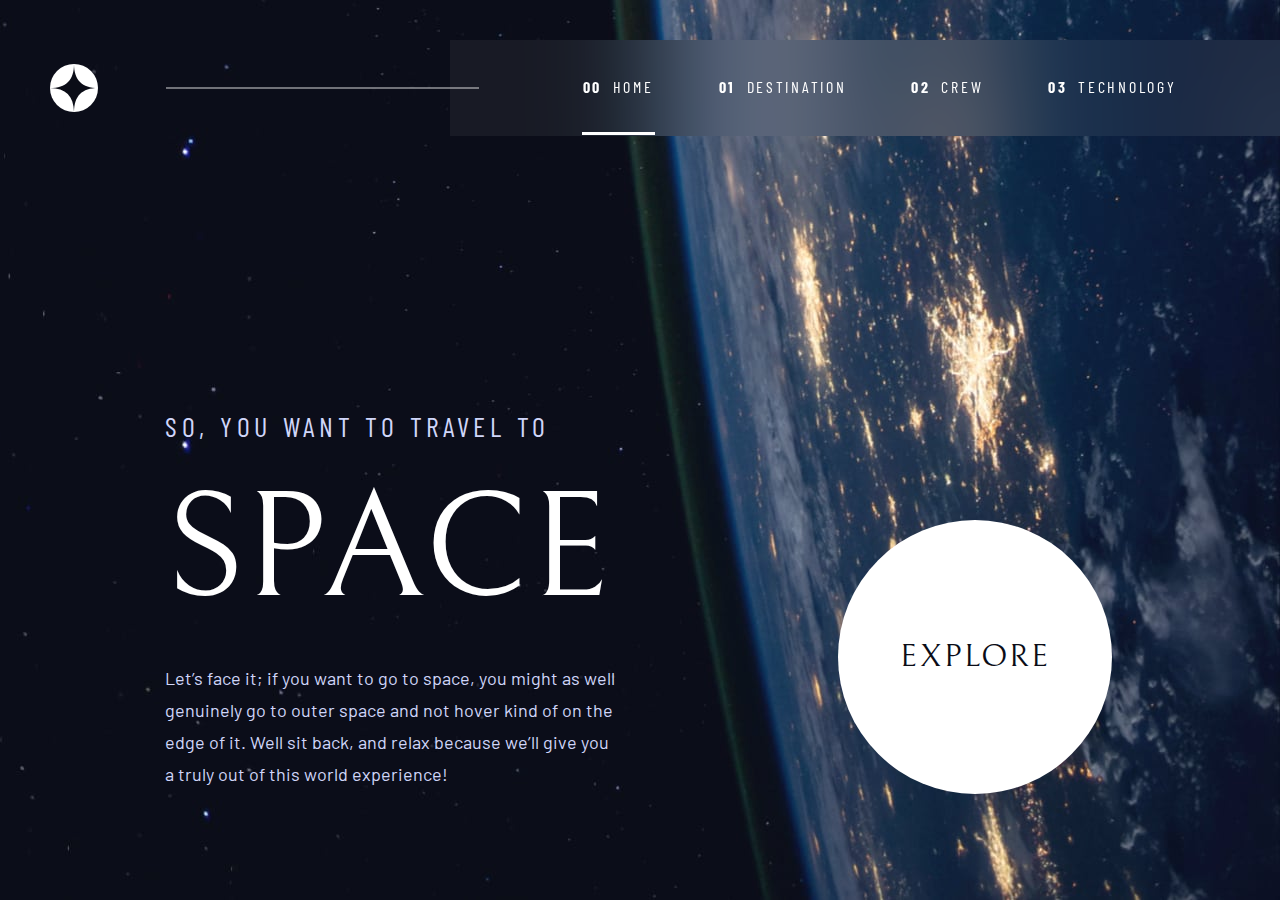
<file: starter-code/index.html>
<!DOCTYPE html>
<html lang="en">
  <head>
    <link rel="preconnect" href="https://fonts.googleapis.com" />
    <link rel="preconnect" href="https://fonts.gstatic.com" crossorigin />
    <link
      href="https://fonts.googleapis.com/css2?family=Barlow:wght@200&family=Barlow+Condensed:wght@200&family=Bellefair&display=swap"
      rel="stylesheet"
    />

    <meta charset="UTF-8" />
    <meta name="viewport" content="width=device-width, initial-scale=1.0" />
    <link
      rel="icon"
      type="image/png"
      sizes="32x32"
      href="./assets/favicon-32x32.png"
    />
    <link rel="stylesheet" href="./style/reset.css" />
    <link rel="stylesheet" href="./style/index.css" />
    <link rel="stylesheet" href="./style/home.css" />
    <title>Frontend Mentor | Space tourism website</title>
  </head>
  <body>
    <header>
      <img class="logo" alt="img" src="./assets/shared/logo.svg" />
      <div class="navLine"></div>
      <div class="navbar">
        <nav>
          <div class="lineIn"></div>
          <img
            id="closeX"
            class="closeX"
            alt="X"
            src="./assets/shared/icon-close.svg"
          />
          <ul>
            <li class="choice choiceMenu">
              <a href="./index.html"
                ><span class="navNumber">00</span> <span>Home</span></a
              >
            </li>
            <li class="choice">
              <a href="./destination-moon.html">
                <span class="navNumber">01</span> <span>Destination</span>
              </a>
            </li>
            <li class="choice">
              <a href="./crew-commander.html"
                ><span class="navNumber">02 </span><span>Crew</span></a
              >
            </li>
            <li class="choice">
              <a href="./technology-vehicle.html"
                ><span class="navNumber">03</span> <span>Technology</span></a
              >
            </li>
          </ul>
        </nav>
        <img
          id="moblie-menu"
          class="NavHumburger"
          alt="NavHumburger"
          src="./assets/shared/icon-hamburger.svg"
        />
      </div>
    </header>
    <main>
      <div class="allText">
        <h5>So, you want to travel to</h5>

        <h1>SPACE</h1>
        <p>
          Let’s face it; if you want to go to space, you might as well genuinely
          go to outer space and not hover kind of on the edge of it. Well sit
          back, and relax because we’ll give you a truly out of this world
          experience!
        </p>
      </div>
      <div class="button-conteiner">
        <a class="button-explore" href="./destination-moon.html">Explore</a>
      </div>
    </main>
    <script src="./script/mobile-nav.js"></script>
  </body>
</html>
</file>
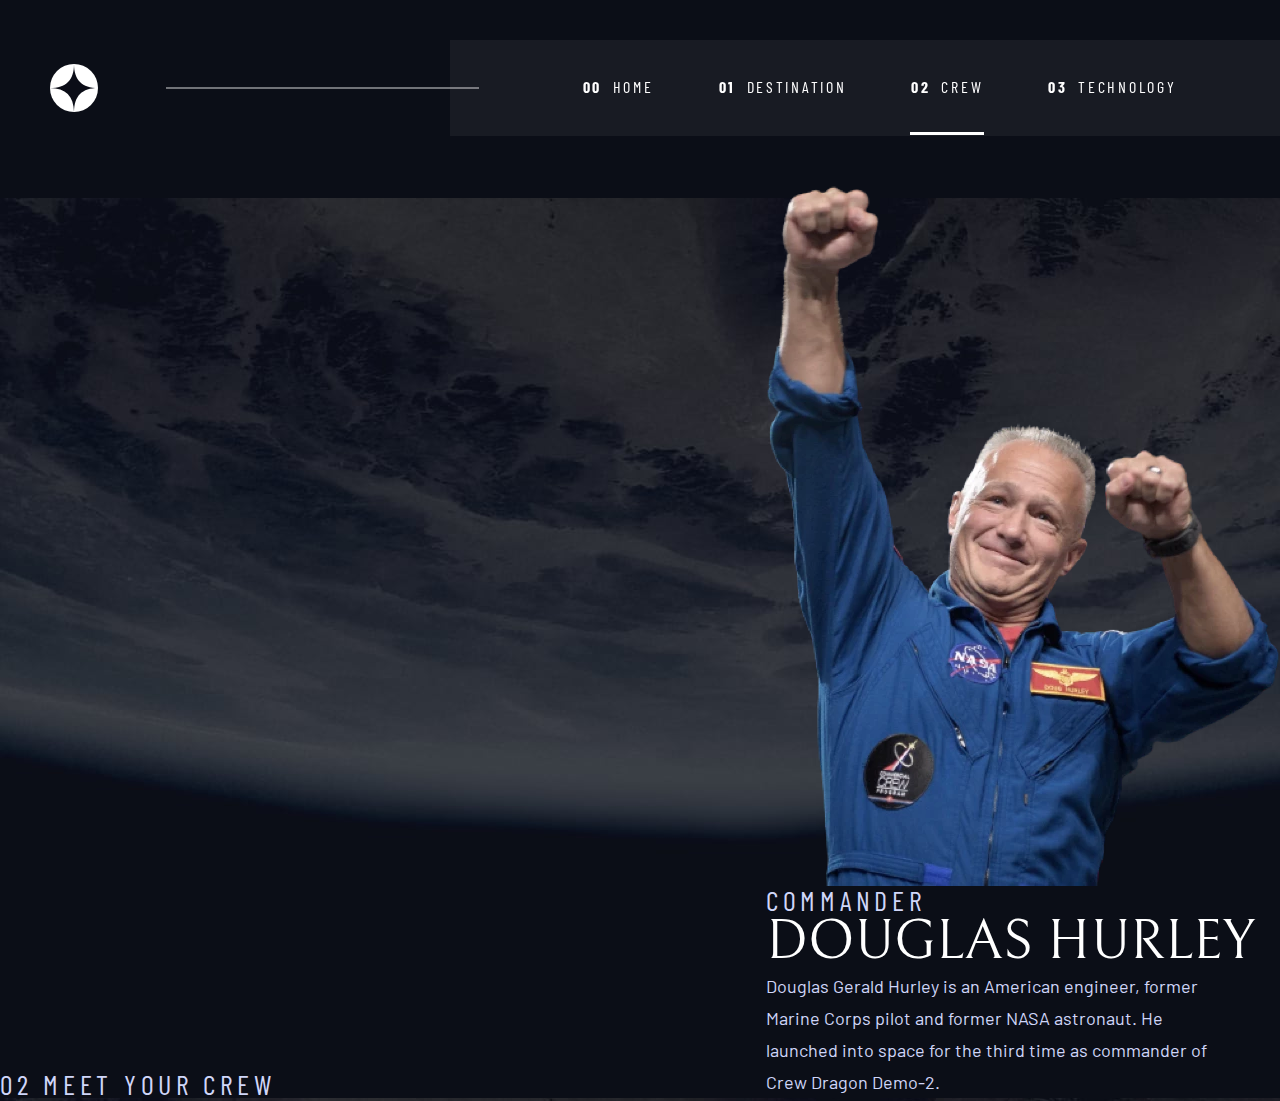
<file: starter-code/crew-commander.html>
<!DOCTYPE html>
<html lang="en">
  <head>
    <link rel="preconnect" href="https://fonts.googleapis.com" />
    <link rel="preconnect" href="https://fonts.gstatic.com" crossorigin />
    <link
      href="https://fonts.googleapis.com/css2?family=Barlow:wght@200&family=Barlow+Condensed:wght@200&family=Bellefair&display=swap"
      rel="stylesheet"
    />

    <meta charset="UTF-8" />
    <meta name="viewport" content="width=device-width, initial-scale=1.0" />
    <link
      rel="icon"
      type="image/png"
      sizes="32x32"
      href="./assets/favicon-32x32.png"
    />
    <link rel="stylesheet" href="./style/reset.css" />
    <link rel="stylesheet" href="./style/index.css" />
    <link rel="stylesheet" href="./style/crew.css" />
    <title>Frontend Mentor | Space tourism website</title>
  </head>
  <body>
    <header>
      <img class="logo" alt="img" src="./assets/shared/logo.svg" />
      <div class="navLine"></div>
      <div class="navbar">
        <nav>
          <div class="lineIn"></div>
          <img
            id="closeX"
            class="closeX"
            alt="X"
            src="./assets/shared/icon-close.svg"
          />
          <ul>
            <li class="choice">
              <a href="./index.html"
                ><span class="navNumber">00</span> <span>Home</span></a
              >
            </li>
            <li class="choice">
              <a href="./destination-moon.html">
                <span class="navNumber">01</span> <span>Destination</span>
              </a>
            </li>
            <li class="choice choiceMenu">
              <a href="./crew-commander.html"
                ><span class="navNumber">02 </span><span>Crew</span></a
              >
            </li>
            <li class="choice">
              <a href="./technology-vehicle.html"
                ><span class="navNumber">03</span> <span>Technology</span></a
              >
            </li>
          </ul>
        </nav>
        <img
          id="moblie-menu"
          class="NavHumburger"
          alt="NavHumburger"
          src="./assets/shared/icon-hamburger.svg"
        />
      </div>
    </header>
    <main>
      <h5 class="pickDest">
        <span class="numberHeading">02</span>
        <span class="title">Meet your crew </span>
      </h5>
      <div class="conteiner">
        <div class="picConteiner">
          <img
            class="picCrew picCom"
            alt="commander"
            src="./assets/crew/image-douglas-hurley.webp"
          />
        </div>
        <div class="textAslider">
          <ul class="slider">
            <li>
              <a class="sliderDot whiteDot" href="crew-commander.html"></a>
            </li>
            <li><a class="sliderDot" href="crew-specialist.html"></a></li>
            <li><a class="sliderDot" href="crew-pilot.html"></a></li>
            <li><a class="sliderDot" href="crew-engineer.html"></a></li>
          </ul>
          <div class="text-gap">
            <h5 class="role">Commander</h5>
            <h4>Douglas Hurley</h4>
            <p>
              Douglas Gerald Hurley is an American engineer, former Marine Corps
              pilot and former NASA astronaut. He launched into space for the
              third time as commander of Crew Dragon Demo-2.
            </p>
          </div>
        </div>
      </div>
    </main>
    <script src="./script/mobile-nav.js"></script>
  </body>
</html>
</file>
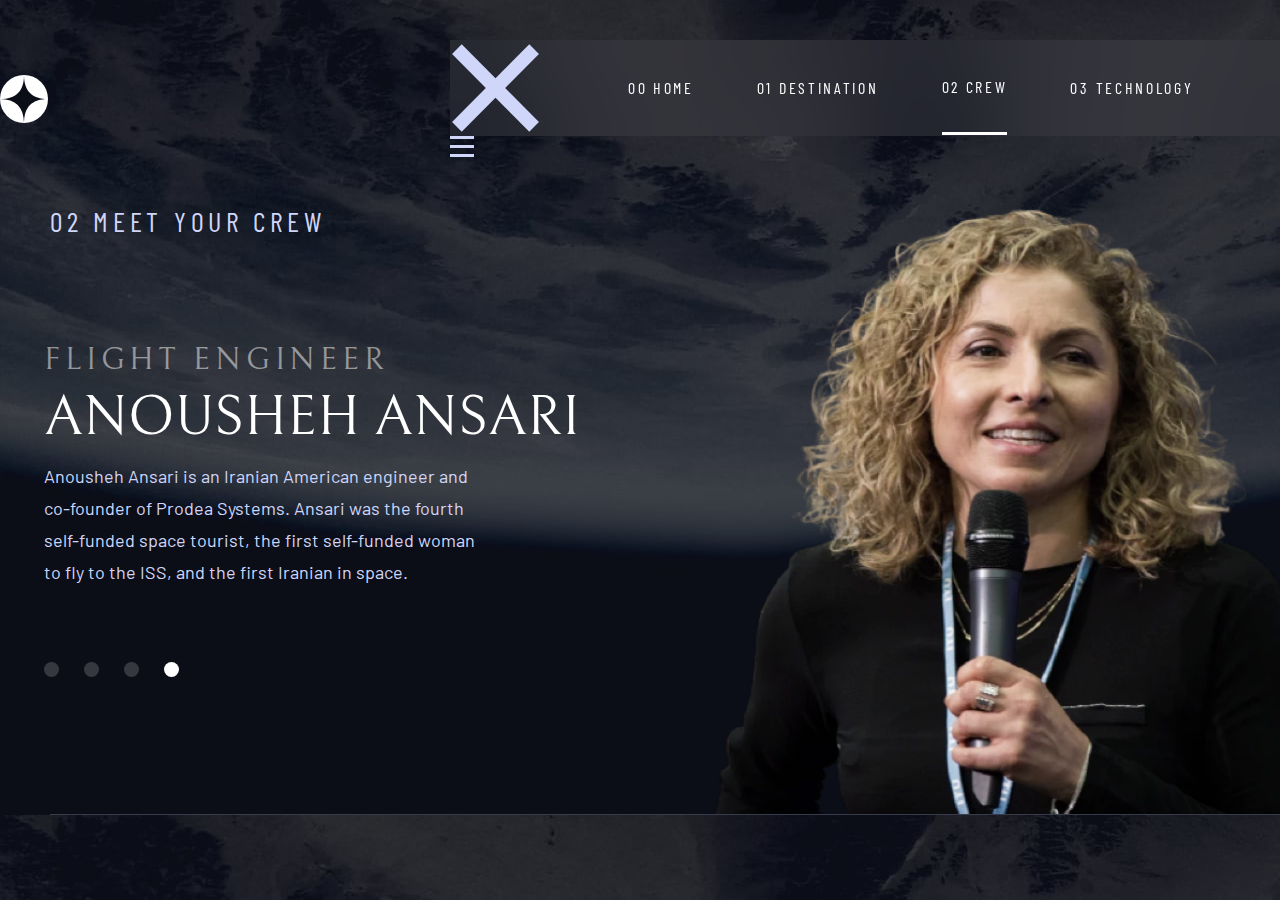
<file: starter-code/crew-engineer.html>
<!DOCTYPE html>
<html lang="en">
  <head>
    <link rel="preconnect" href="https://fonts.googleapis.com" />
    <link rel="preconnect" href="https://fonts.gstatic.com" crossorigin />
    <link
      href="https://fonts.googleapis.com/css2?family=Barlow:wght@200&family=Barlow+Condensed:wght@200&family=Bellefair&display=swap"
      rel="stylesheet"
    />

    <meta charset="UTF-8" />
    <meta name="viewport" content="width=device-width, initial-scale=1.0" />
    <link
      rel="icon"
      type="image/png"
      sizes="32x32"
      href="./assets/favicon-32x32.png"
    />
    <link rel="stylesheet" href="./style/reset.css" />
    <link rel="stylesheet" href="./style/index.css" />
    <link rel="stylesheet" href="./style/crew.css" />
    <title>Frontend Mentor | Space tourism website</title>
  </head>
  <body>
    <header>
      <img class="header_img_logo" alt="img" src="./assets/shared/logo.svg" />
      <div class="nav_line"></div>
      <div class="navbar">
        <nav>
          <img
            id="closeX"
            class="img_close_mobil_nav"
            alt="X"
            src="./assets/shared/icon-close.svg"
          />
          <ul>
            <li class="nav_btn">
              <a class="nav_btn_padding" href="./index.html"
                ><span class="nav_btn_number">00</span> <span>Home</span></a
              >
            </li>
            <li class="nav_btn">
              <a class="nav_btn_padding" href="./destination-moon.html">
                <span class="nav_btn_number">01</span> <span>Destination</span>
              </a>
            </li>
            <li class="nav_btn choiceMenu">
              <a class="nav_btn_padding" href="./crew-commander.html"
                ><span class="nav_btn_number">02 </span><span>Crew</span></a
              >
            </li>
            <li class="nav_btn">
              <a class="nav_btn_padding" href="./technology-vehicle.html"
                ><span class="nav_btn_number">03</span>
                <span>Technology</span></a
              >
            </li>
          </ul>
        </nav>
        <img
          id="moblie-menu"
          class="img_nav_humburger"
          alt="NavHumburger"
          src="./assets/shared/icon-hamburger.svg"
        />
      </div>
    </header>
    <main>
      <h5 class="header_content">
        <span class="header_number">02</span>
        <span class="header_text">Meet your crew </span>
      </h5>
      <div class="main_container">
        <div class="img_container">
          <img
            class="img_container picEng"
            alt="commander"
            src="./assets/crew/image-anousheh-ansari.webp"
          />
        </div>
        <div class="content_ul_container">
          <ul class="ul_slider">
            <li>
              <a class="li_dot_style" href="crew-commander.html"></a>
            </li>
            <li><a class="li_dot_style" href="crew-specialist.html"></a></li>
            <li><a class="li_dot_style" href="crew-pilot.html"></a></li>
            <li>
              <a class="li_dot_style whiteDot" href="crew-engineer.html"></a>
            </li>
          </ul>
          <div class="text_container">
            <h5 class="h5_role">Flight Engineer</h5>
            <h4>Anousheh Ansari</h4>
            <p>
              Anousheh Ansari is an Iranian American engineer and co-founder of
              Prodea Systems. Ansari was the fourth self-funded space tourist,
              the first self-funded woman to fly to the ISS, and the first
              Iranian in space.
            </p>
          </div>
        </div>
      </div>
    </main>
    <script src="./script/mobile-nav.js"></script>
  </body>
</html>
</file>
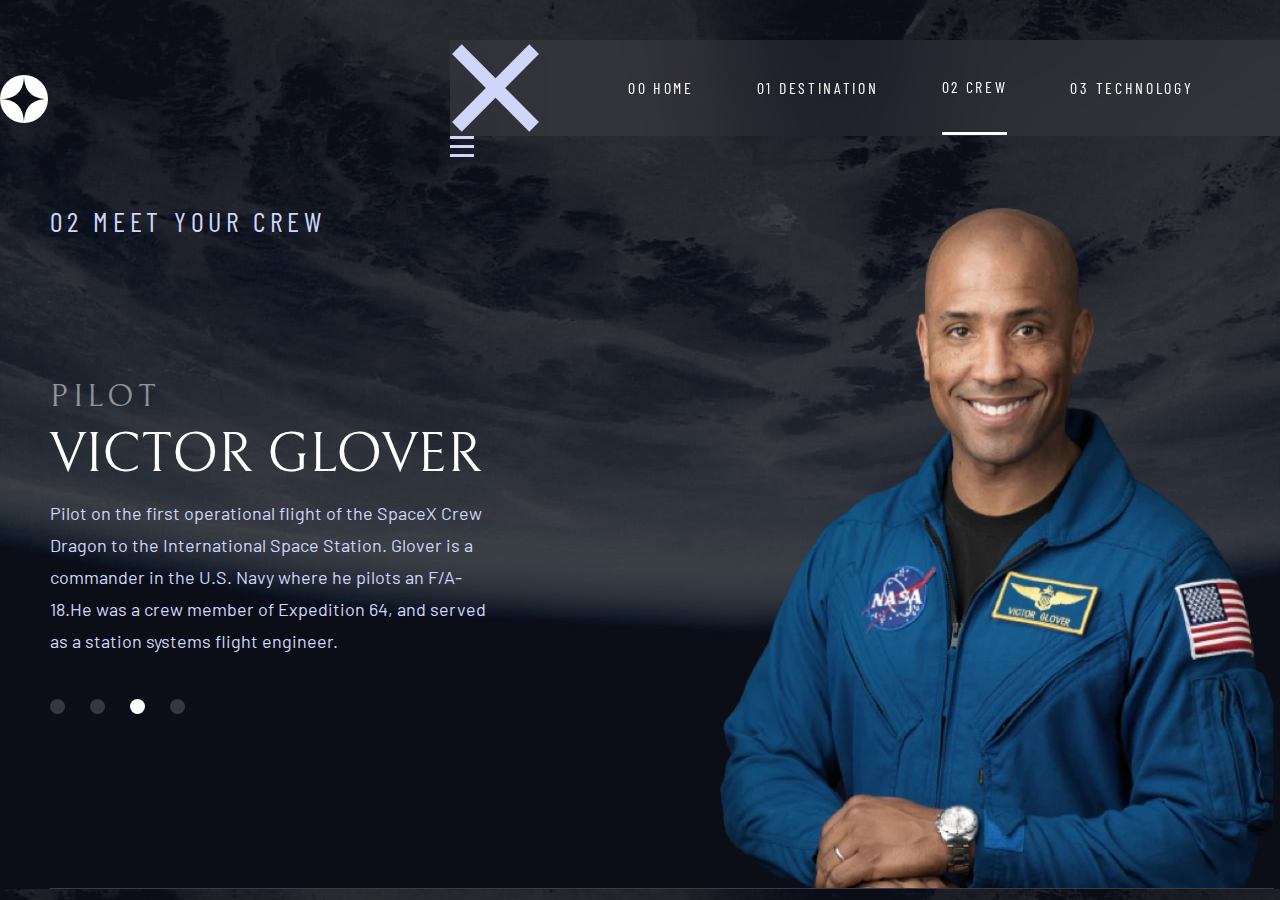
<file: starter-code/crew-pilot.html>
<!DOCTYPE html>
<html lang="en">
  <head>
    <link rel="preconnect" href="https://fonts.googleapis.com" />
    <link rel="preconnect" href="https://fonts.gstatic.com" crossorigin />
    <link
      href="https://fonts.googleapis.com/css2?family=Barlow:wght@200&family=Barlow+Condensed:wght@200&family=Bellefair&display=swap"
      rel="stylesheet"
    />

    <meta charset="UTF-8" />
    <meta name="viewport" content="width=device-width, initial-scale=1.0" />
    <link
      rel="icon"
      type="image/png"
      sizes="32x32"
      href="./assets/favicon-32x32.png"
    />
    <link rel="stylesheet" href="./style/reset.css" />
    <link rel="stylesheet" href="./style/index.css" />
    <link rel="stylesheet" href="./style/crew.css" />
    <title>Frontend Mentor | Space tourism website</title>
  </head>
  <body>
    <header>
      <img class="header_img_logo" alt="img" src="./assets/shared/logo.svg" />
      <div class="nav_line"></div>
      <div class="navbar">
        <nav>
          <img
            id="closeX"
            class="img_close_mobil_nav"
            alt="X"
            src="./assets/shared/icon-close.svg"
          />
          <ul>
            <li class="nav_btn">
              <a class="nav_btn_padding" href="./index.html"
                ><span class="nav_btn_number">00</span> <span>Home</span></a
              >
            </li>
            <li class="nav_btn">
              <a class="nav_btn_padding" href="./destination-moon.html">
                <span class="nav_btn_number">01</span> <span>Destination</span>
              </a>
            </li>
            <li class="nav_btn choiceMenu">
              <a class="nav_btn_padding" href="./crew-commander.html"
                ><span class="nav_btn_number">02 </span><span>Crew</span></a
              >
            </li>
            <li class="nav_btn">
              <a class="nav_btn_padding" href="./technology-vehicle.html"
                ><span class="nav_btn_number">03</span>
                <span>Technology</span></a
              >
            </li>
          </ul>
        </nav>
        <img
          id="moblie-menu"
          class="img_nav_humburger"
          alt="NavHumburger"
          src="./assets/shared/icon-hamburger.svg"
        />
      </div>
    </header>
    <main>
      <h5 class="header_content">
        <span class="header_number">02</span>
        <span class="header_text">Meet your crew </span>
      </h5>
      <div class="main_container">
        <div class="img_container">
          <img
            class="img_container picPilot"
            alt="commander"
            src="./assets/crew/image-victor-glover.webp"
          />
        </div>
        <div class="content_ul_container">
          <ul class="ul_slider">
            <li>
              <a class="li_dot_style" href="crew-commander.html"></a>
            </li>
            <li><a class="li_dot_style" href="crew-specialist.html"></a></li>
            <li>
              <a class="li_dot_style whiteDot" href="crew-pilot.html"></a>
            </li>
            <li><a class="li_dot_style" href="crew-engineer.html"></a></li>
          </ul>
          <div class="text_container">
            <h5 class="h5_role">Pilot</h5>
            <h4>Victor Glover</h4>
            <p>
              Pilot on the first operational flight of the SpaceX Crew Dragon to
              the International Space Station. Glover is a commander in the U.S.
              Navy where he pilots an F/A-18.He was a crew member of Expedition
              64, and served as a station systems flight engineer.
            </p>
          </div>
        </div>
      </div>
    </main>
    <script src="./script/mobile-nav.js"></script>
  </body>
</html>
</file>
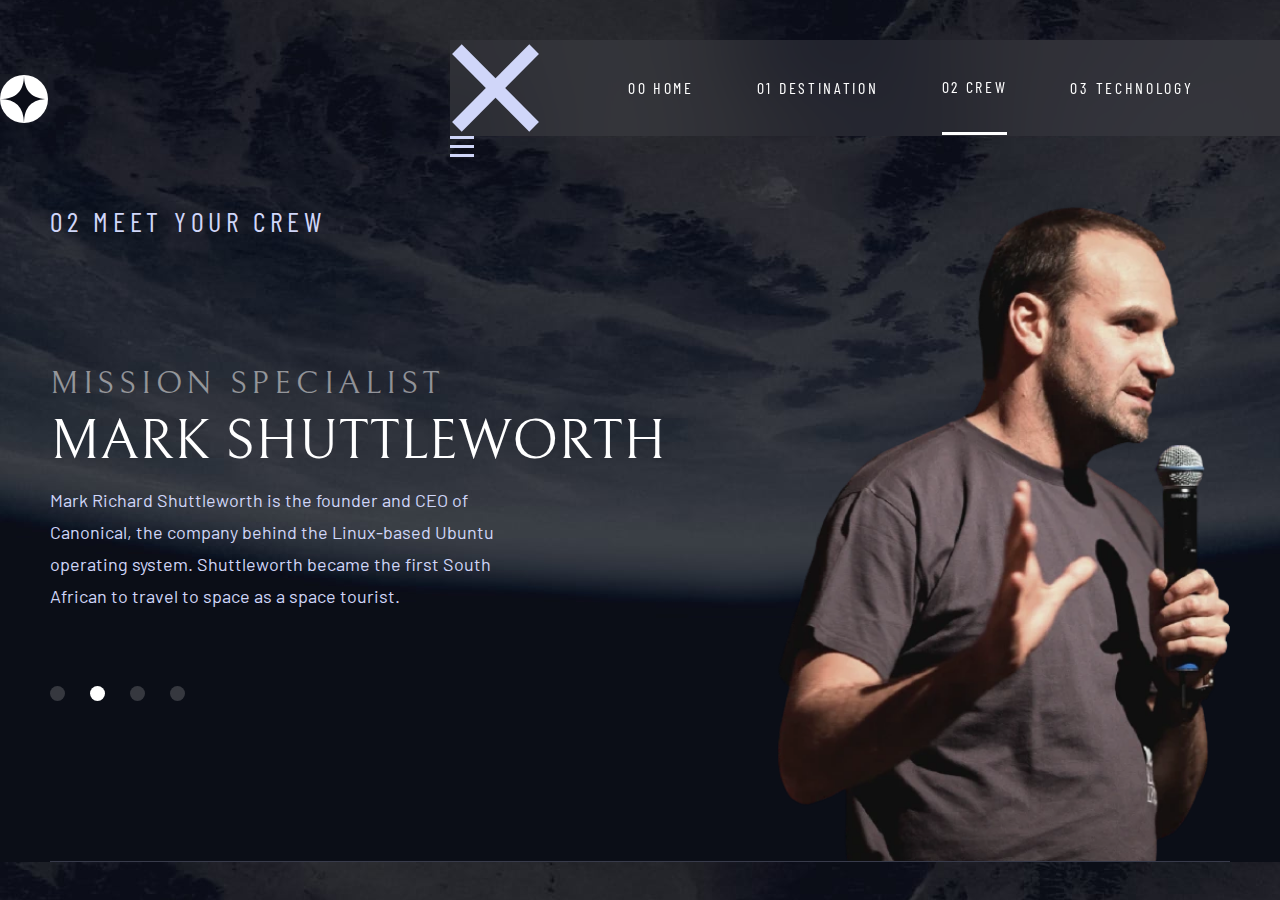
<file: starter-code/crew-specialist.html>
<!DOCTYPE html>
<html lang="en">
  <head>
    <link rel="preconnect" href="https://fonts.googleapis.com" />
    <link rel="preconnect" href="https://fonts.gstatic.com" crossorigin />
    <link
      href="https://fonts.googleapis.com/css2?family=Barlow:wght@200&family=Barlow+Condensed:wght@200&family=Bellefair&display=swap"
      rel="stylesheet"
    />

    <meta charset="UTF-8" />
    <meta name="viewport" content="width=device-width, initial-scale=1.0" />
    <link
      rel="icon"
      type="image/png"
      sizes="32x32"
      href="./assets/favicon-32x32.png"
    />
    <link rel="stylesheet" href="./style/reset.css" />
    <link rel="stylesheet" href="./style/index.css" />
    <link rel="stylesheet" href="./style/crew.css" />
    <title>Frontend Mentor | Space tourism website</title>
  </head>
  <body>
    <header>
      <img class="header_img_logo" alt="img" src="./assets/shared/logo.svg" />
      <div class="nav_line"></div>
      <div class="navbar">
        <nav>
          <img
            id="closeX"
            class="img_close_mobil_nav"
            alt="X"
            src="./assets/shared/icon-close.svg"
          />
          <ul>
            <li class="nav_btn">
              <a class="nav_btn_padding" href="./index.html"
                ><span class="nav_btn_number">00</span> <span>Home</span></a
              >
            </li>
            <li class="nav_btn">
              <a class="nav_btn_padding" href="./destination-moon.html">
                <span class="nav_btn_number">01</span> <span>Destination</span>
              </a>
            </li>
            <li class="nav_btn choiceMenu">
              <a class="nav_btn_padding" href="./crew-commander.html"
                ><span class="nav_btn_number">02 </span><span>Crew</span></a
              >
            </li>
            <li class="nav_btn">
              <a class="nav_btn_padding" href="./technology-vehicle.html"
                ><span class="nav_btn_number">03</span>
                <span>Technology</span></a
              >
            </li>
          </ul>
        </nav>
        <img
          id="moblie-menu"
          class="img_nav_humburger"
          alt="NavHumburger"
          src="./assets/shared/icon-hamburger.svg"
        />
      </div>
    </header>
    <main>
      <h5 class="header_content">
        <span class="header_number">02</span>
        <span class="header_text">Meet your crew </span>
      </h5>
      <div class="main_container">
        <div class="img_container">
          <img
            class="img_container picSpec"
            alt="commander"
            src="./assets/crew/image-mark-shuttleworth.webp"
          />
        </div>
        <div class="content_ul_container">
          <ul class="ul_slider">
            <li>
              <a class="li_dot_style" href="crew-commander.html"></a>
            </li>
            <li>
              <a class="li_dot_style whiteDot" href="crew-specialist.html"></a>
            </li>
            <li><a class="li_dot_style" href="crew-pilot.html"></a></li>
            <li><a class="li_dot_style" href="crew-engineer.html"></a></li>
          </ul>
          <div class="text_container">
            <h5 class="h5_role">Mission Specialist</h5>
            <h4>Mark Shuttleworth</h4>
            <p>
              Mark Richard Shuttleworth is the founder and CEO of Canonical, the
              company behind the Linux-based Ubuntu operating system.
              Shuttleworth became the first South African to travel to space as
              a space tourist.
            </p>
          </div>
        </div>
      </div>
    </main>
    <script src="./script/mobile-nav.js"></script>
  </body>
</html>
</file>
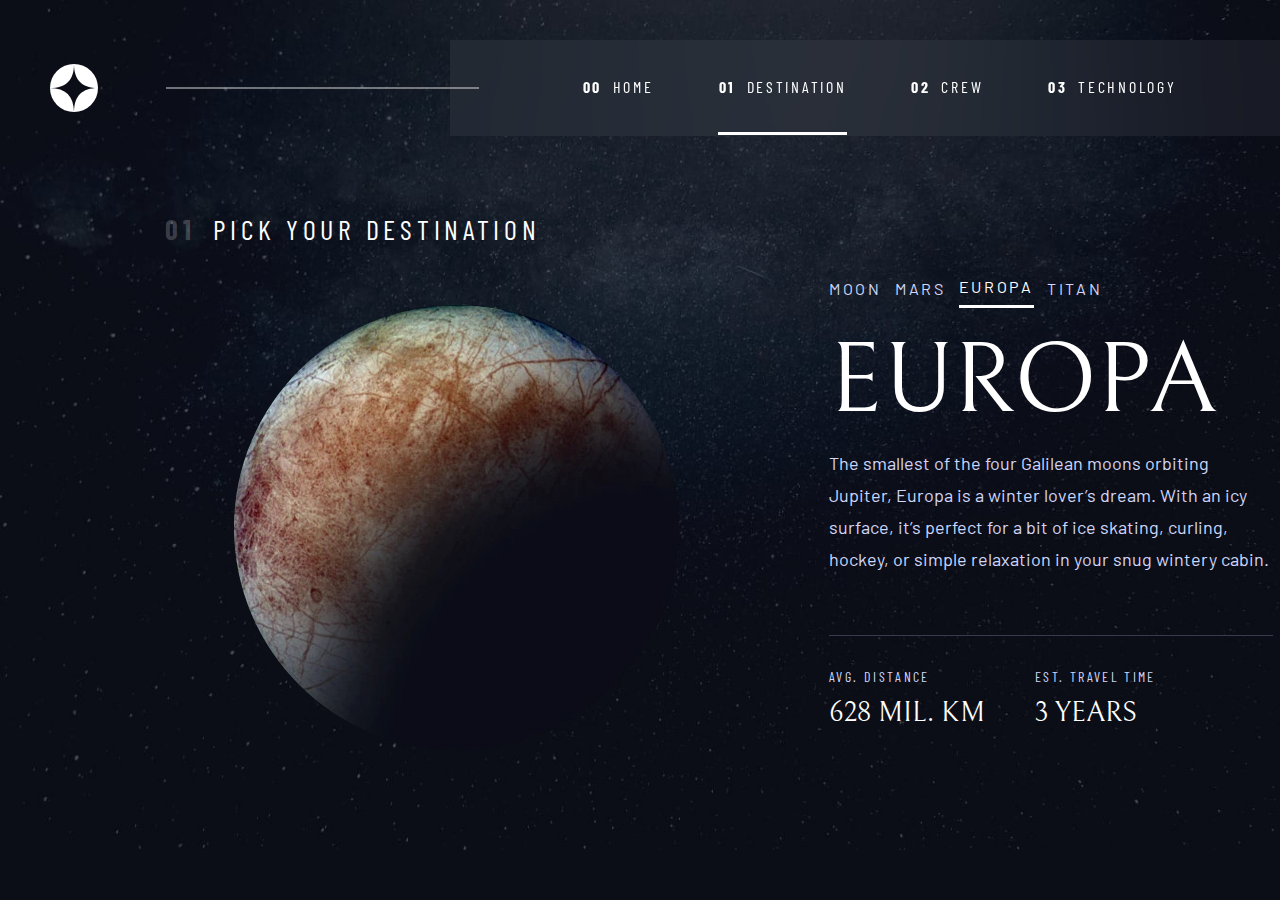
<file: starter-code/destination-europa.html>
<!DOCTYPE html>
<html lang="en">
  <head>
    <link rel="preconnect" href="https://fonts.googleapis.com" />
    <link rel="preconnect" href="https://fonts.gstatic.com" crossorigin />
    <link
      href="https://fonts.googleapis.com/css2?family=Barlow:wght@200&family=Barlow+Condensed:wght@200&family=Bellefair&display=swap"
      rel="stylesheet"
    />

    <meta charset="UTF-8" />
    <meta name="viewport" content="width=device-width, initial-scale=1.0" />
    <link
      rel="icon"
      type="image/png"
      sizes="32x32"
      href="./assets/favicon-32x32.png"
    />
    <link rel="stylesheet" href="./style/reset.css" />
    <link rel="stylesheet" href="./style/index.css" />
    <link rel="stylesheet" href="./style/destination.css" />
    <title>Frontend Mentor | Space tourism website</title>
  </head>
  <body>
    <header>
      <img class="logo" alt="img" src="./assets/shared/logo.svg" />
      <div class="navLine"></div>
      <div class="navbar">
        <nav>
          <div class="lineIn"></div>
          <img
            id="closeX"
            class="closeX"
            alt="X"
            src="./assets/shared/icon-close.svg"
          />
          <ul>
            <li class="choice">
              <a href="./index.html"
                ><span class="navNumber">00</span> <span>Home</span></a
              >
            </li>
            <li class="choice choiceMenu">
              <a href="./destination-moon.html">
                <span class="navNumber">01</span> <span>Destination</span>
              </a>
            </li>
            <li class="choice">
              <a href="./crew-commander.html"
                ><span class="navNumber">02 </span><span>Crew</span></a
              >
            </li>
            <li class="choice">
              <a href="./technology-vehicle.html"
                ><span class="navNumber">03</span> <span>Technology</span></a
              >
            </li>
          </ul>
        </nav>
        <img
          id="moblie-menu"
          class="NavHumburger"
          alt="NavHumburger"
          src="./assets/shared/icon-hamburger.svg"
        />
      </div>
    </header>
    <main>
      <div>
        <h5 class="pickDest">
          <span class="numberHeading">01</span>
          <span class="title">Pick your destination</span>
        </h5 >
        <img
          class="moonPic"
          alt="moon"
          src="./assets/destination/image-europa.webp"
        />
      </div>
      <div class="conteiner">
        <ul class="choiceDes">
          <li class="liStyleMoons ">
            <a href="./destination-moon.html">Moon</a>
          </li>
          <li class="liStyleMoons">
            <a href="./destination-mars.html">Mars</a>
          </li>
          <li class="liStyleMoons chosen">
            <a href="./destination-europa.html">Europa</a>
          </li>
          <li class="liStyleMoons">
            <a href="./destination-titan.html">Titan</a>
          </li>
        </ul>
        <h2 class="headingMoon">Europa</h2>
        <p>
          
  The smallest of the four Galilean moons orbiting Jupiter, Europa is a 
  winter lover’s dream. With an icy surface, it’s perfect for a bit of 
  ice skating, curling, hockey, or simple relaxation in your snug 
  wintery cabin.
        </p>
        <div class="line"></div>
        <div class="footer-conteiner">
          <div class="distance">
            <div class="subheading2">Avg. distance</div>
            <div class="subheading1">628 mil. km</div>
          </div class="bottom-conteiner">
          <div class="travelTime">
            <div class="subheading2">Est. travel time</div>
            <div class="subheading1">3 years</div>
          </div>
        </div>
      </div>
    </div>
    </main>
    <script src="./script/mobile-nav.js"></script>
  </body>
</html>
</file>
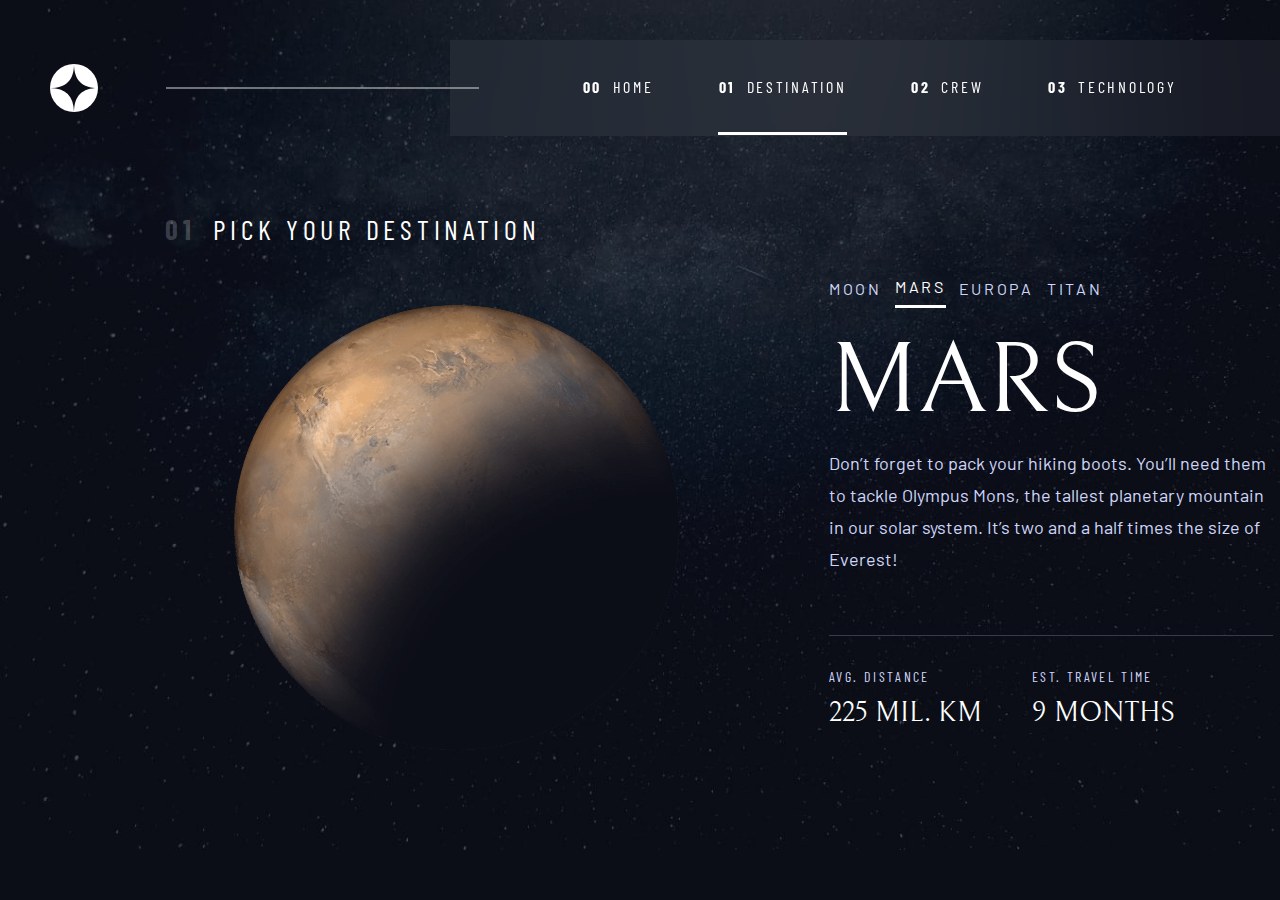
<file: starter-code/destination-mars.html>
<!DOCTYPE html>
<html lang="en">
  <head>
    <link rel="preconnect" href="https://fonts.googleapis.com" />
    <link rel="preconnect" href="https://fonts.gstatic.com" crossorigin />
    <link
      href="https://fonts.googleapis.com/css2?family=Barlow:wght@200&family=Barlow+Condensed:wght@200&family=Bellefair&display=swap"
      rel="stylesheet"
    />

    <meta charset="UTF-8" />
    <meta name="viewport" content="width=device-width, initial-scale=1.0" />
    <link
      rel="icon"
      type="image/png"
      sizes="32x32"
      href="./assets/favicon-32x32.png"
    />
    <link rel="stylesheet" href="./style/reset.css" />
    <link rel="stylesheet" href="./style/index.css" />
    <link rel="stylesheet" href="./style/destination.css" />
    <title>Frontend Mentor | Space tourism website</title>
  </head>
  <body>
    <header>
      <img class="logo" alt="img" src="./assets/shared/logo.svg" />
      <div class="navLine"></div>
      <div class="navbar">
        <nav>
          <div class="lineIn"></div>
          <img
            id="closeX"
            class="closeX"
            alt="X"
            src="./assets/shared/icon-close.svg"
          />
          <ul>
            <li class="choice">
              <a href="./index.html"
                ><span class="navNumber">00</span> <span>Home</span></a
              >
            </li>
            <li class="choice choiceMenu">
              <a href="./destination-moon.html">
                <span class="navNumber">01</span> <span>Destination</span>
              </a>
            </li>
            <li class="choice">
              <a href="./crew-commander.html"
                ><span class="navNumber">02 </span><span>Crew</span></a
              >
            </li>
            <li class="choice">
              <a href="./technology-vehicle.html"
                ><span class="navNumber">03</span> <span>Technology</span></a
              >
            </li>
          </ul>
        </nav>
        <img
          id="moblie-menu"
          class="NavHumburger"
          alt="NavHumburger"
          src="./assets/shared/icon-hamburger.svg"
        />
      </div>
    </header>
    <main>
      <div>
        <h5>
          <span class="numberHeading">01</span>
          <span class="title">Pick your destination</span>
        </h5 class="pickDest">
        <img
          class="moonPic"
          alt="moon"
          src="./assets/destination/image-mars.png"
        />
      </div>
      <div class="conteiner">
        <ul class="choiceDes">
          <li class="liStyleMoons ">
            <a href="./destination-moon.html">Moon</a>
          </li>
          <li class="liStyleMoons chosen">
            <a href="./destination-mars.html">Mars</a>
          </li>
          <li class="liStyleMoons">
            <a href="./destination-europa.html">Europa</a>
          </li>
          <li class="liStyleMoons">
            <a href="./destination-titan.html">Titan</a>
          </li>
        </ul>
        <h2 class="headingMoon">Mars</h2>
        <p>
          Don’t forget to pack your hiking boots. You’ll need them to tackle Olympus Mons, 
  the tallest planetary mountain in our solar system. It’s two and a half times 
  the size of Everest!
        </p>
        <div class="line"></div>
        <div class="footer-conteiner">
          <div class="distance">
            <div class="subheading2">Avg. distance</div>
            <div class="subheading1">225 mil. km</div>
          </div class="bottom-conteiner">
          <div class="travelTime">
            <div class="subheading2">Est. travel time</div>
            <div class="subheading1">9 months</div>
          </div>
        </div>
      </div>
    </div>
    </main>
    <script src="./script/mobile-nav.js"></script>
  </body>
</html>
</file>
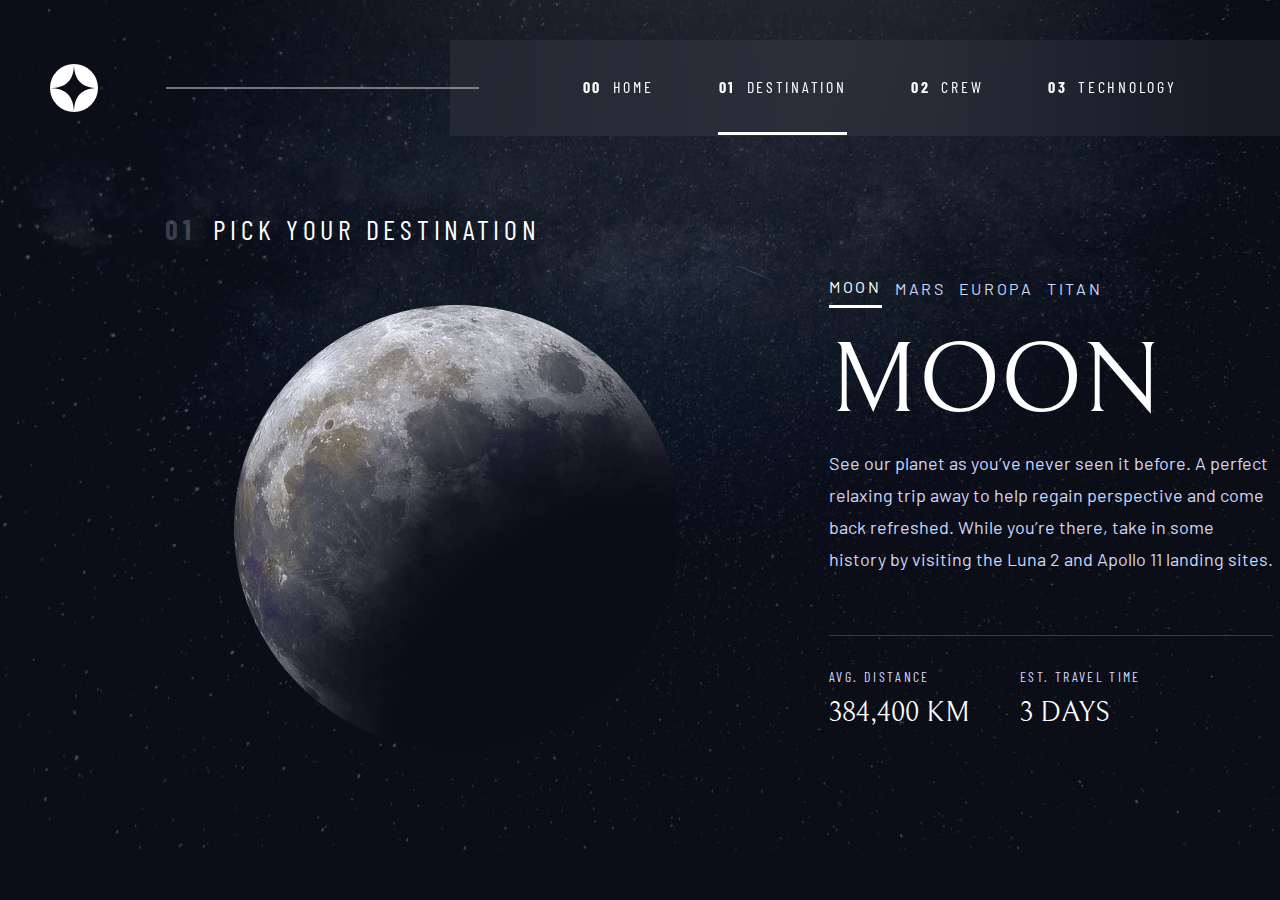
<file: starter-code/destination-moon.html>
<!DOCTYPE html>
<html lang="en">
  <head>
    <link rel="preconnect" href="https://fonts.googleapis.com" />
    <link rel="preconnect" href="https://fonts.gstatic.com" crossorigin />
    <link
      href="https://fonts.googleapis.com/css2?family=Barlow:wght@200&family=Barlow+Condensed:wght@200&family=Bellefair&display=swap"
      rel="stylesheet"
    />

    <meta charset="UTF-8" />
    <meta name="viewport" content="width=device-width, initial-scale=1.0" />
    <link
      rel="icon"
      type="image/png"
      sizes="32x32"
      href="./assets/favicon-32x32.png"
    />
    <link rel="stylesheet" href="./style/reset.css" />
    <link rel="stylesheet" href="./style/index.css" />
    <link rel="stylesheet" href="./style/destination.css" />
    <title>Frontend Mentor | Space tourism website</title>
  </head>
  <body>
    <header>
      <img class="logo" alt="img" src="./assets/shared/logo.svg" />
      <div class="navLine"></div>
      <div class="navbar">
        <nav>
          <div class="lineIn"></div>
          <img
            id="closeX"
            class="closeX"
            alt="X"
            src="./assets/shared/icon-close.svg"
          />
          <ul>
            <li class="choice">
              <a href="./index.html"
                ><span class="navNumber">00</span> <span>Home</span></a
              >
            </li>
            <li class="choice choiceMenu">
              <a href="./destination-moon.html">
                <span class="navNumber">01</span> <span>Destination</span>
              </a>
            </li>
            <li class="choice">
              <a href="./crew-commander.html"
                ><span class="navNumber">02 </span><span>Crew</span></a
              >
            </li>
            <li class="choice">
              <a href="./technology-vehicle.html"
                ><span class="navNumber">03</span> <span>Technology</span></a
              >
            </li>
          </ul>
        </nav>
        <img
          id="moblie-menu"
          class="NavHumburger"
          alt="NavHumburger"
          src="./assets/shared/icon-hamburger.svg"
        />
      </div>
    </header>
    <main>
      <div>
        <h5>
          <span class="numberHeading">01</span>
          <span class="title">Pick your destination</span>
        </h5 class="pickDest">
        <img
          class="moonPic"
          alt="moon"
          src="./assets/destination/image-moon.webp"
        />
      </div>
      <div class="conteiner">
        <ul class="choiceDes">
          <li class="liStyleMoons chosen">
            <a href="./destination-moon.html">Moon</a>
          </li>
          <li class="liStyleMoons">
            <a href="./destination-mars.html">Mars</a>
          </li>
          <li class="liStyleMoons">
            <a href="./destination-europa.html">Europa</a>
          </li>
          <li class="liStyleMoons">
            <a href="./destination-titan.html">Titan</a>
          </li>
        </ul>
        <h2 class="headingMoon">Moon</h2>
        <p>
          See our planet as you’ve never seen it before. A perfect relaxing trip
          away to help regain perspective and come back refreshed. While you’re
          there, take in some history by visiting the Luna 2 and Apollo 11
          landing sites.
        </p>
        <div class="line"></div>
        <div class="footer-conteiner">
          <div class="distance">
            <div class="subheading2">Avg. distance</div>
            <div class="subheading1">384,400 km</div>
          </div class="bottom-conteiner">
          <div class="travelTime">
            <div class="subheading2">Est. travel time</div>
            <div class="subheading1">3 days</div>
          </div>
        </div>
      </div>
    </div>
    </main>
    <script src="./script/mobile-nav.js"></script>
  </body>
</html>
</file>
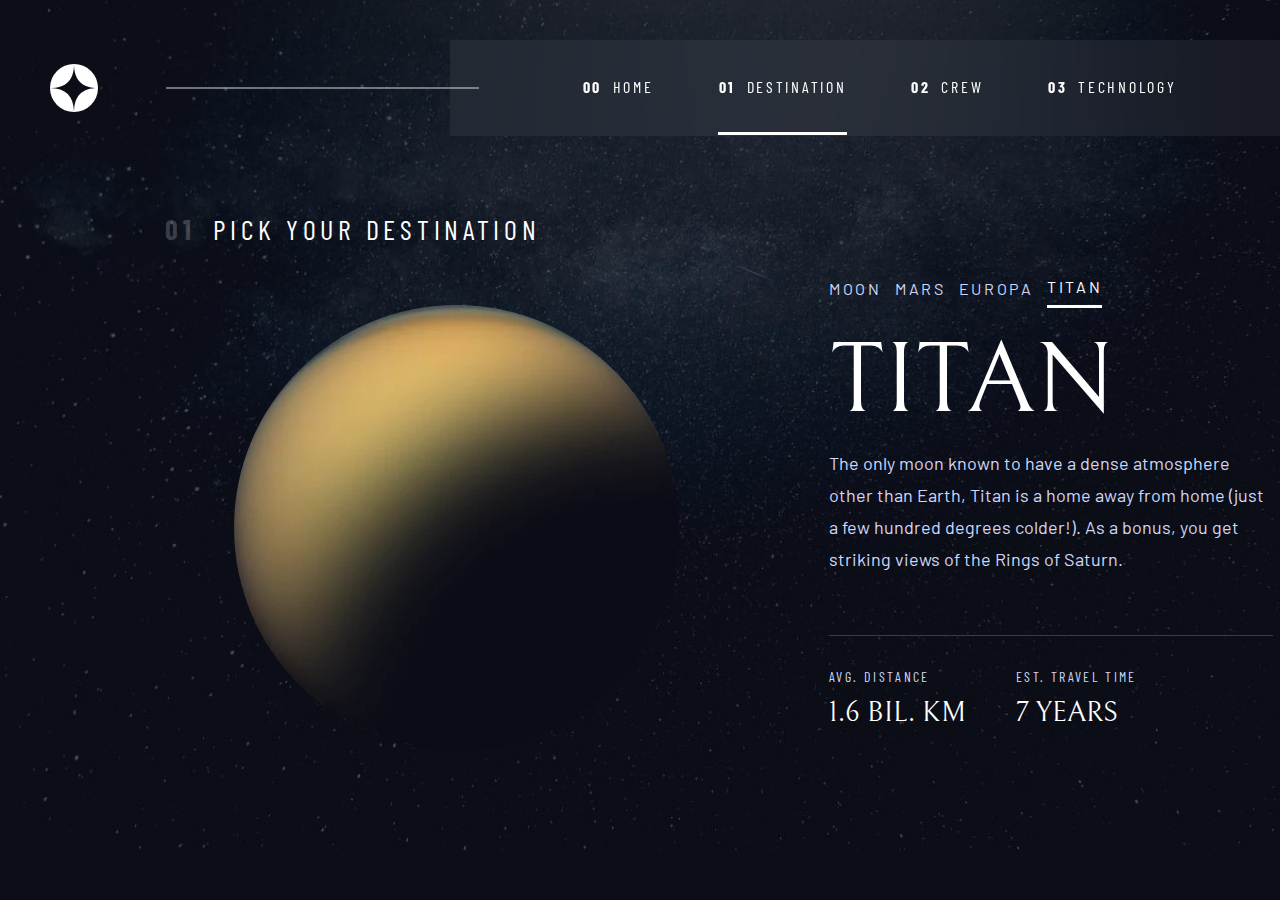
<file: starter-code/destination-titan.html>
<!DOCTYPE html>
<html lang="en">
  <head>
    <link rel="preconnect" href="https://fonts.googleapis.com" />
    <link rel="preconnect" href="https://fonts.gstatic.com" crossorigin />
    <link
      href="https://fonts.googleapis.com/css2?family=Barlow:wght@200&family=Barlow+Condensed:wght@200&family=Bellefair&display=swap"
      rel="stylesheet"
    />

    <meta charset="UTF-8" />
    <meta name="viewport" content="width=device-width, initial-scale=1.0" />
    <link
      rel="icon"
      type="image/png"
      sizes="32x32"
      href="./assets/favicon-32x32.png"
    />
    <link rel="stylesheet" href="./style/reset.css" />
    <link rel="stylesheet" href="./style/index.css" />
    <link rel="stylesheet" href="./style/destination.css" />
    <title>Frontend Mentor | Space tourism website</title>
  </head>
  <body>
    <header>
      <img class="logo" alt="img" src="./assets/shared/logo.svg" />
      <div class="navLine"></div>
      <div class="navbar">
        <nav>
          <div class="lineIn"></div>
          <img
            id="closeX"
            class="closeX"
            alt="X"
            src="./assets/shared/icon-close.svg"
          />
          <ul>
            <li class="choice">
              <a href="./index.html"
                ><span class="navNumber">00</span> <span>Home</span></a
              >
            </li>
            <li class="choice choiceMenu">
              <a href="./destination-moon.html">
                <span class="navNumber">01</span> <span>Destination</span>
              </a>
            </li>
            <li class="choice">
              <a href="./crew-commander.html"
                ><span class="navNumber">02 </span><span>Crew</span></a
              >
            </li>
            <li class="choice">
              <a href="./technology-vehicle.html"
                ><span class="navNumber">03</span> <span>Technology</span></a
              >
            </li>
          </ul>
        </nav>
        <img
          id="moblie-menu"
          class="NavHumburger"
          alt="NavHumburger"
          src="./assets/shared/icon-hamburger.svg"
        />
      </div>
    </header>
    <main>
      <div>
        <h5>
          <span class="numberHeading">01</span>
          <span class="title">Pick your destination</span>
        </h5 class="pickDest">
        <img
          class="moonPic"
          alt="moon"
          src="./assets/destination/image-titan.webp"
        />
      </div>
      <div class="conteiner">
        <ul class="choiceDes">
          <li class="liStyleMoons ">
            <a href="./destination-moon.html">Moon</a>
          </li>
          <li class="liStyleMoons">
            <a href="./destination-mars.html">Mars</a>
          </li>
          <li class="liStyleMoons ">
            <a href="./destination-europa.html">Europa</a>
          </li>
          <li class="liStyleMoons chosen">
            <a href="./destination-titan.html">Titan</a>
          </li>
        </ul>
        <h2 class="headingMoon">Titan</h2>
        <p>
          
          The only moon known to have a dense atmosphere other than Earth, Titan 
          is a home away from home (just a few hundred degrees colder!). As a 
          bonus, you get striking views of the Rings of Saturn.
        </p>
        <div class="line"></div>
        <div class="footer-conteiner">
          <div class="distance">
            <div class="subheading2">Avg. distance</div>
            <div class="subheading1"> 1.6 bil. km</div>
          </div class="bottom-conteiner">
          <div class="travelTime">
            <div class="subheading2">Est. travel time</div>
            <div class="subheading1">7 years</div>
          </div>
        </div>
      </div>
    </div>
    </main>
    <script src="./script/mobile-nav.js"></script>
  </body>
</html>
</file>
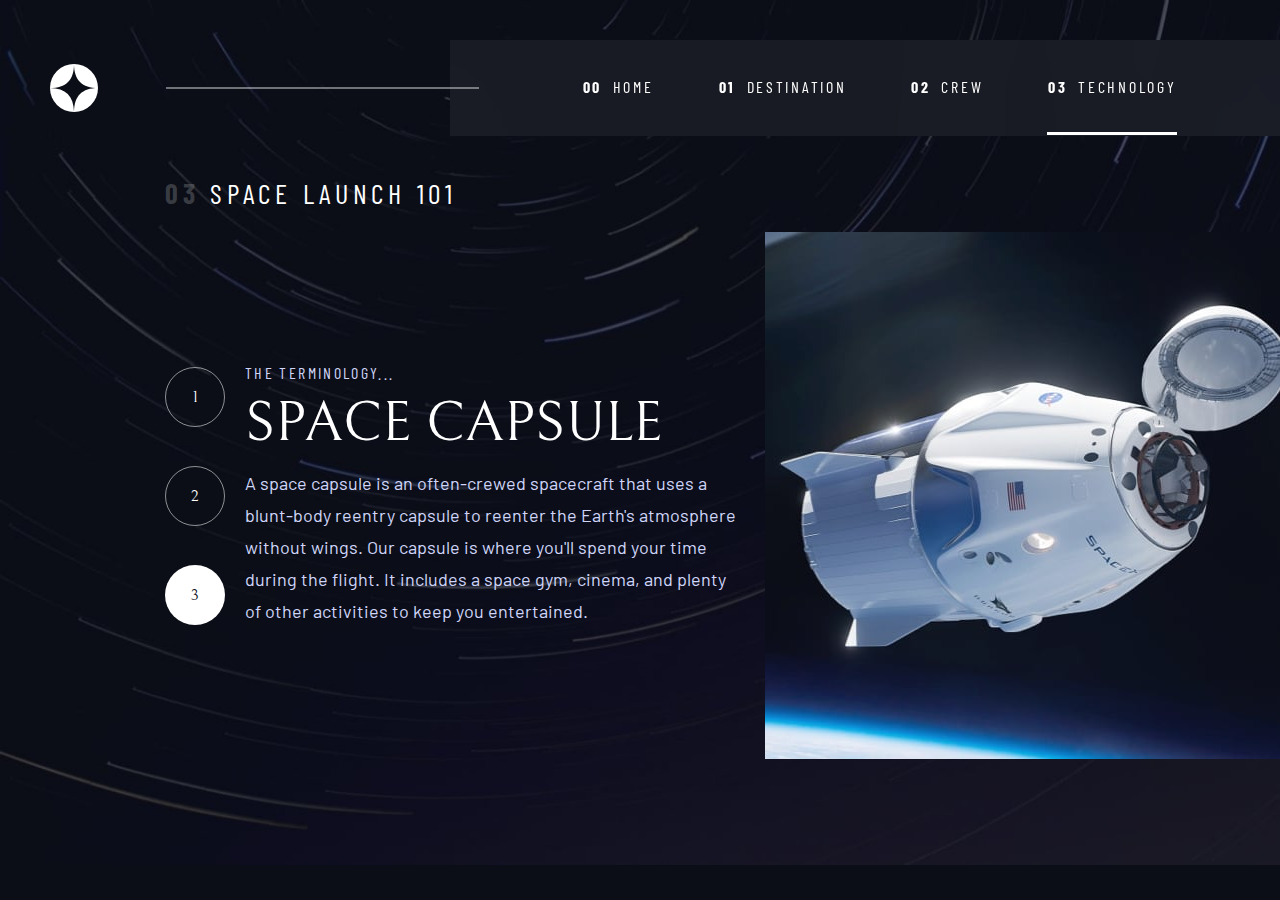
<file: starter-code/technology-capsule.html>
<!DOCTYPE html>
<html lang="en">
  <head>
    <link rel="preconnect" href="https://fonts.googleapis.com" />
    <link rel="preconnect" href="https://fonts.gstatic.com" crossorigin />
    <link
      href="https://fonts.googleapis.com/css2?family=Barlow:wght@200&family=Barlow+Condensed:wght@200&family=Bellefair&display=swap"
      rel="stylesheet"
    />

    <meta charset="UTF-8" />
    <meta name="viewport" content="width=device-width, initial-scale=1.0" />
    <link
      rel="icon"
      type="image/png"
      sizes="32x32"
      href="./assets/favicon-32x32.png"
    />
    <link rel="stylesheet" href="./style/reset.css" />
    <link rel="stylesheet" href="./style/index.css" />
    <link rel="stylesheet" href="./style/technology.css" />
    <title>Frontend Mentor | Space tourism website</title>
  </head>
  <body>
    <header>
      <img class="logo" alt="img" src="./assets/shared/logo.svg" />
      <div class="navLine"></div>
      <div class="navbar">
        <nav>
          <div class="lineIn"></div>
          <img
            id="closeX"
            class="closeX"
            alt="X"
            src="./assets/shared/icon-close.svg"
          />
          <ul>
            <li class="choice">
              <a href="./index.html"
                ><span class="navNumber">00</span> <span>Home</span></a
              >
            </li>
            <li class="choice">
              <a href="./destination-moon.html">
                <span class="navNumber">01</span> <span>Destination</span>
              </a>
            </li>
            <li class="choice">
              <a href="./crew-commander.html"
                ><span class="navNumber">02 </span><span>Crew</span></a
              >
            </li>
            <li class="choice choiceMenu">
              <a href="./technology-vehicle.html"
                ><span class="navNumber">03</span> <span>Technology</span></a
              >
            </li>
          </ul>
        </nav>
        <img
          id="moblie-menu"
          class="NavHumburger"
          alt="NavHumburger"
          src="./assets/shared/icon-hamburger.svg"
        />
      </div>
    </header>
    <main>
      <h5 class="pickDest">
        <span class="numberHeading">03</span>
        <span class="title">Space launch 101 </span>
      </h5>
      <div class="conteiner_tech">
        <img
          class="pickSize"
          alt="spaceLaunch"
          src="./assets/technology/image-space-capsule-landscape.jpg"
        />

        <ul class="ul_technology">
          <a class="btnTech" href="technology-vehicle.html"
            ><li class="li_technology">1</li></a
          >
          <a class="btnTech" href="technology-spaceport.html"
            ><li class="li_technology">2</li></a
          >
          <a class="btnTech" href="technology-capsule.html"
            ><li class="li_technology li_currently">3</li></a
          >
        </ul>
        <div class="conteiner_text">
          <h5 class="header_site">The terminology...</h5>
          <h4>Space capsule</h4>
          <p>
            A space capsule is an often-crewed spacecraft that uses a blunt-body
            reentry capsule to reenter the Earth's atmosphere without wings. Our
            capsule is where you'll spend your time during the flight. It
            includes a space gym, cinema, and plenty of other activities to keep
            you entertained.
          </p>
        </div>

        <img
          alt="spaceLaunchFull"
          class="pickFullSize"
          src="./assets/technology/image-space-capsule-portrait.jpg"
        />
      </div>
    </main>
    <script src="./script/mobile-nav.js"></script>
  </body>
</html>
</file>
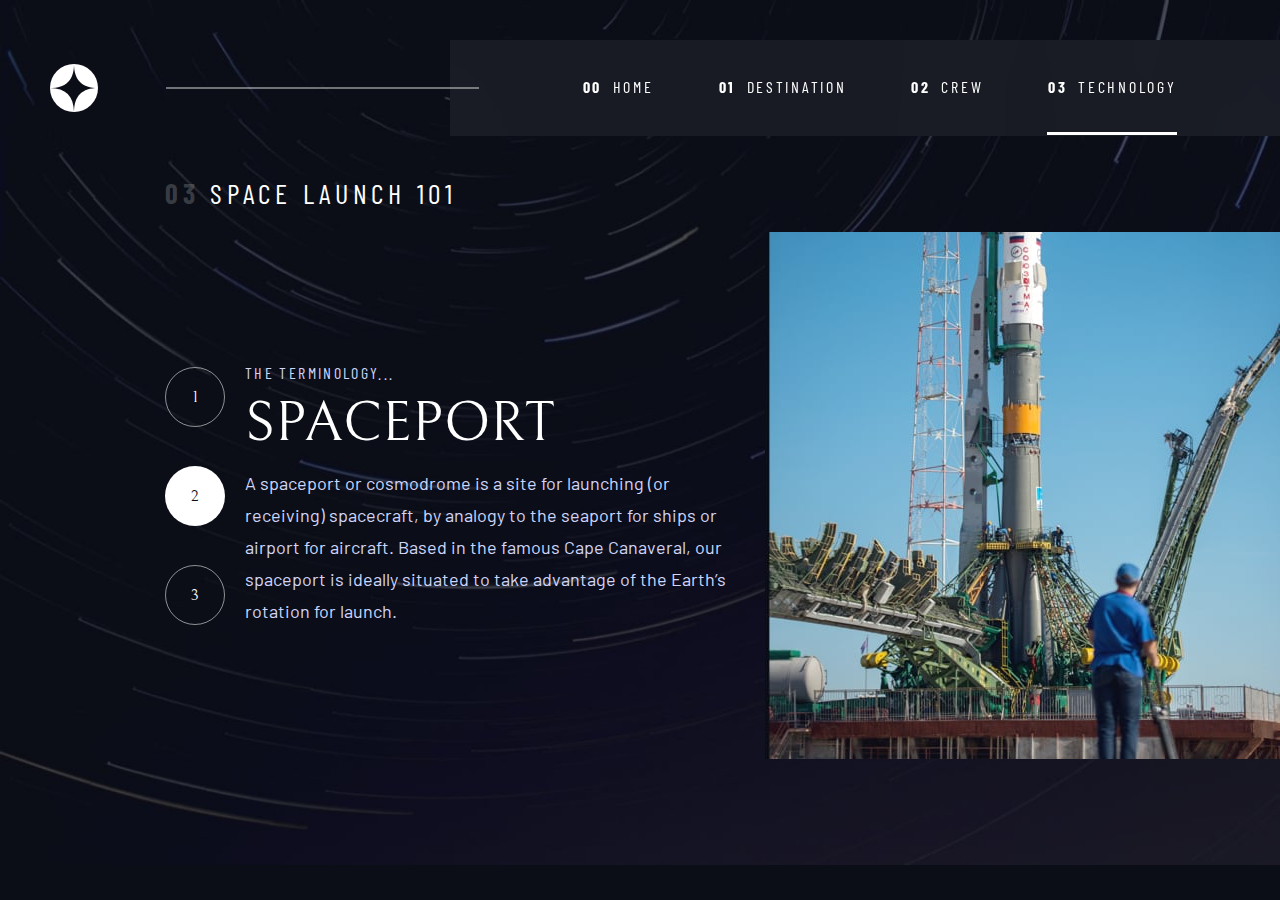
<file: starter-code/technology-spaceport.html>
<!DOCTYPE html>
<html lang="en">
  <head>
    <link rel="preconnect" href="https://fonts.googleapis.com" />
    <link rel="preconnect" href="https://fonts.gstatic.com" crossorigin />
    <link
      href="https://fonts.googleapis.com/css2?family=Barlow:wght@200&family=Barlow+Condensed:wght@200&family=Bellefair&display=swap"
      rel="stylesheet"
    />

    <meta charset="UTF-8" />
    <meta name="viewport" content="width=device-width, initial-scale=1.0" />
    <link
      rel="icon"
      type="image/png"
      sizes="32x32"
      href="./assets/favicon-32x32.png"
    />
    <link rel="stylesheet" href="./style/reset.css" />
    <link rel="stylesheet" href="./style/index.css" />
    <link rel="stylesheet" href="./style/technology.css" />
    <title>Frontend Mentor | Space tourism website</title>
  </head>
  <body>
    <header>
      <img class="logo" alt="img" src="./assets/shared/logo.svg" />
      <div class="navLine"></div>
      <div class="navbar">
        <nav>
          <div class="lineIn"></div>
          <img
            id="closeX"
            class="closeX"
            alt="X"
            src="./assets/shared/icon-close.svg"
          />
          <ul>
            <li class="choice">
              <a href="./index.html"
                ><span class="navNumber">00</span> <span>Home</span></a
              >
            </li>
            <li class="choice">
              <a href="./destination-moon.html">
                <span class="navNumber">01</span> <span>Destination</span>
              </a>
            </li>
            <li class="choice">
              <a href="./crew-commander.html"
                ><span class="navNumber">02 </span><span>Crew</span></a
              >
            </li>
            <li class="choice choiceMenu">
              <a href="./technology-vehicle.html"
                ><span class="navNumber">03</span> <span>Technology</span></a
              >
            </li>
          </ul>
        </nav>
        <img
          id="moblie-menu"
          class="NavHumburger"
          alt="NavHumburger"
          src="./assets/shared/icon-hamburger.svg"
        />
      </div>
    </header>
    <main>
      <h5 class="pickDest">
        <span class="numberHeading">03</span>
        <span class="title">Space launch 101 </span>
      </h5>
      <div class="conteiner_tech">
        <img
          class="pickSize"
          alt="spaceLaunch"
          src="./assets/technology/image-spaceport-landscape.jpg"
        />

        <ul class="ul_technology">
          <a class="btnTech" href="technology-vehicle.html"
            ><li class="li_technology">1</li></a
          >
          <a class="btnTech" href="technology-spaceport.html"
            ><li class="li_technology li_currently">2</li></a
          >
          <a class="btnTech" href="technology-capsule.html"
            ><li class="li_technology">3</li></a
          >
        </ul>
        <div class="conteiner_text">
          <h5 class="header_site">The terminology...</h5>
          <h4>Spaceport</h4>
          <p>
            A spaceport or cosmodrome is a site for launching (or receiving)
            spacecraft, by analogy to the seaport for ships or airport for
            aircraft. Based in the famous Cape Canaveral, our spaceport is
            ideally situated to take advantage of the Earth’s rotation for
            launch.
          </p>
        </div>

        <img
          alt="spaceLaunchFull"
          class="pickFullSize"
          src="./assets/technology/image-spaceport-portrait.jpg"
        />
      </div>
    </main>
    <script src="./script/mobile-nav.js"></script>
  </body>
</html>
</file>
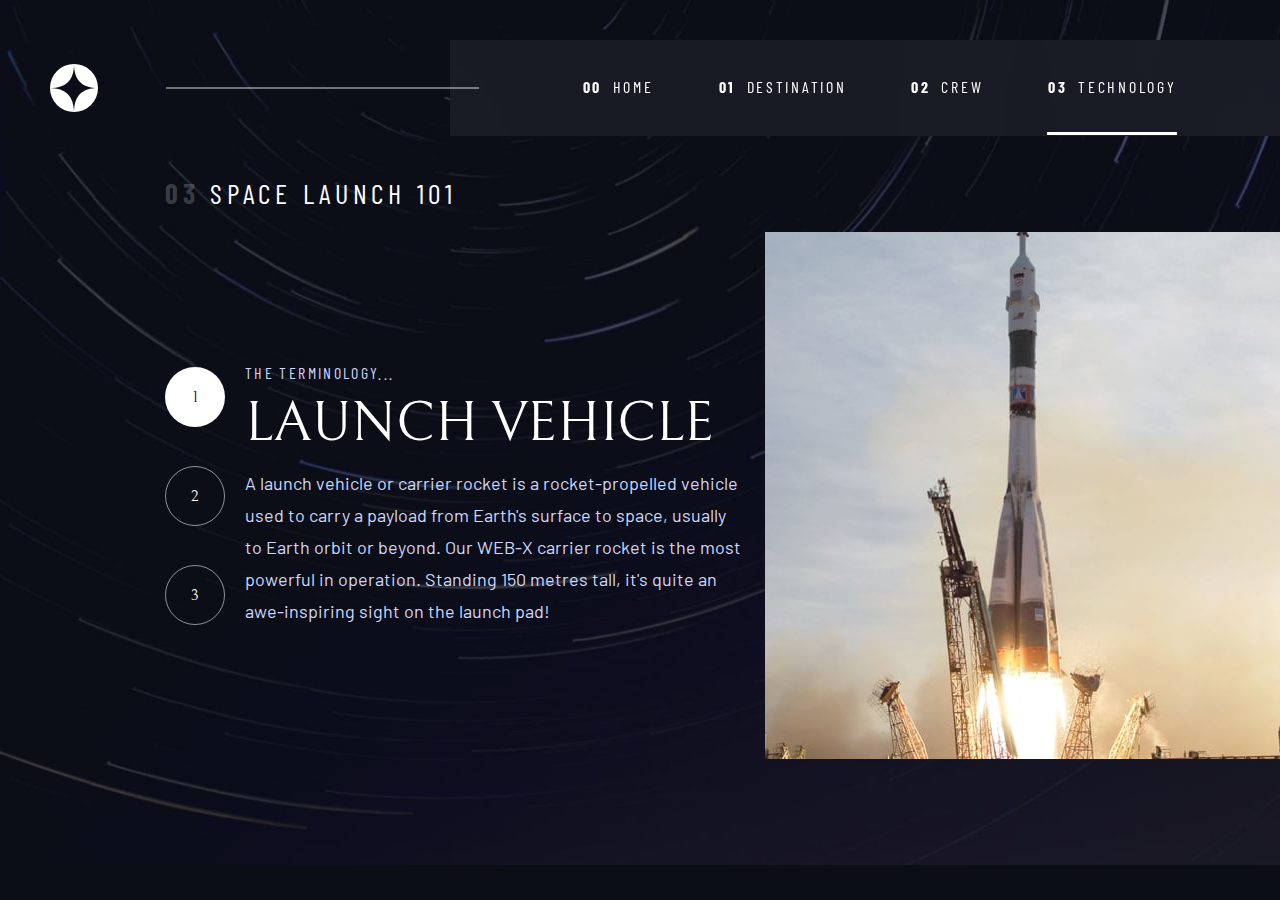
<file: starter-code/technology-vehicle.html>
<!DOCTYPE html>
<html lang="en">
  <head>
    <link rel="preconnect" href="https://fonts.googleapis.com" />
    <link rel="preconnect" href="https://fonts.gstatic.com" crossorigin />
    <link
      href="https://fonts.googleapis.com/css2?family=Barlow:wght@200&family=Barlow+Condensed:wght@200&family=Bellefair&display=swap"
      rel="stylesheet"
    />

    <meta charset="UTF-8" />
    <meta name="viewport" content="width=device-width, initial-scale=1.0" />
    <link
      rel="icon"
      type="image/png"
      sizes="32x32"
      href="./assets/favicon-32x32.png"
    />
    <link rel="stylesheet" href="./style/reset.css" />
    <link rel="stylesheet" href="./style/index.css" />
    <link rel="stylesheet" href="./style/technology.css" />
    <title>Frontend Mentor | Space tourism website</title>
  </head>
  <body>
    <header>
      <img class="logo" alt="img" src="./assets/shared/logo.svg" />
      <div class="navLine"></div>
      <div class="navbar">
        <nav>
          <div class="lineIn"></div>
          <img
            id="closeX"
            class="closeX"
            alt="X"
            src="./assets/shared/icon-close.svg"
          />
          <ul>
            <li class="choice">
              <a href="./index.html"
                ><span class="navNumber">00</span> <span>Home</span></a
              >
            </li>
            <li class="choice">
              <a href="./destination-moon.html">
                <span class="navNumber">01</span> <span>Destination</span>
              </a>
            </li>
            <li class="choice">
              <a href="./crew-commander.html"
                ><span class="navNumber">02 </span><span>Crew</span></a
              >
            </li>
            <li class="choice choiceMenu">
              <a href="./technology-vehicle.html"
                ><span class="navNumber">03</span> <span>Technology</span></a
              >
            </li>
          </ul>
        </nav>
        <img
          id="moblie-menu"
          class="NavHumburger"
          alt="NavHumburger"
          src="./assets/shared/icon-hamburger.svg"
        />
      </div>
    </header>
    <main>
      <h5 class="pickDest">
        <span class="numberHeading">03</span>
        <span class="title">Space launch 101 </span>
      </h5>
      <div class="conteiner_tech">
        <img
          class="pickSize"
          alt="spaceLaunch"
          src="./assets/technology/image-launch-vehicle-landscape.jpg"
        />

        <ul class="ul_technology">
          <a class="btnTech" href="technology-vehicle.html"
            ><li class="li_technology li_currently">1</li></a
          >
          <a class="btnTech" href="technology-spaceport.html"
            ><li class="li_technology">2</li></a
          >
          <a class="btnTech" href="technology-capsule.html"
            ><li class="li_technology">3</li></a
          >
        </ul>
        <div class="conteiner_text">
          <h5 class="header_site">The terminology...</h5>
          <h4>Launch vehicle</h4>
          <p>
            A launch vehicle or carrier rocket is a rocket-propelled vehicle
            used to carry a payload from Earth's surface to space, usually to
            Earth orbit or beyond. Our WEB-X carrier rocket is the most powerful
            in operation. Standing 150 metres tall, it's quite an awe-inspiring
            sight on the launch pad!
          </p>
        </div>

        <img
          alt="spaceLaunchFull"
          class="pickFullSize"
          src="./assets/technology/image-launch-vehicle-portrait.jpg"
        />
      </div>
    </main>
    <script src="./script/mobile-nav.js"></script>
  </body>
</html>
</file>
<file: starter-code/style/index.css>
:root {
  /* ------------COLORS------------ */
  --navy: #0b0d17;
  --purple: #d0d6f9;
  --white: #ffffff;
  /* ------------FONTS SIZES------------ */
  --size-global: 18px;
  --size-mobil-global: 15px;
  --size-tablet-global: 16px;
  --size-h1: 150px;
  --size-mobil-h1: 80px;
  --size-h2: 100px;
  --size-tablet-h2: 80px;
  --size-mobil-h2: 56px;
  --size-h3: 56px;
  --size-mobil-h3: 40px;
  --size-h4: 32px;
  --size-tablet-h4: 40px;
  --size-mobil-h4: 24px;
  --size-h5: 28px;
  --size-mobil-h5: 16px;
  --size-tablet-h5: 20px;
  --subheading1: 28px;
  --subheading2: 14px;
  --navText: 16px;
  --navText-tablet: 14px;
  /* ------------FONTS STYLES------------ */
  --barlowCondensed: "Barlow Condensed", sans-serif;
  --bellefair: "Bellefair", serif;
  --barlow: "Barlow", sans-serif;
}
html {
  height: 667px;
  width: 375px;
}
body {
  background-color: var(--navy);
  color: var(--white);
  font-size: var(--size-mobil-global);
  font-family: var(--barlow);
  gap: 24px;
  display: flex;
  flex-direction: column;
  height: 100%;
  width: 100%;
  text-align: center;
  background-position: bottom right;
}
header {
  justify-content: space-between;
  display: flex;
  align-items: center;
  padding: 24px;
}
.logo {
  width: 40px;
  height: 40px;
}
.choice {
  padding: 7.5px;
}
.choiceMenu {
  border-right: 3px solid #ffffff;
}
.NavHumburger {
  height: 21px;
  width: 24px;
  align-self: center;
}
nav {
  font-size: var(--navText);
  font-family: var(--barlowCondensed);
  letter-spacing: 2.7px;
  display: none;
  position: fixed;
  flex-direction: column;
  z-index: 999;
  width: 59%;
  height: 100%;
  backdrop-filter: blur(50px);
  top: 0;
  right: 0; /* right: -38%; */
  padding-top: 33px;
  padding-left: 33px;
  gap: 58px;
  background-color: rgba(255, 255, 255, 0.055);
}
.navIn {
  display: block;
}
ul {
  text-transform: uppercase;
  display: flex;
  flex-direction: column;
  gap: 19px;
  text-align: start;
}
.navNumber {
  font-weight: bold;
  margin-right: 5px;
}
.closeX {
  margin: -5px 0px 35px 165px;
  width: 19px;
  height: 19px;
}
main {
  display: flex;
  flex-direction: column;
  gap: 25px;
}
h1 {
  text-transform: uppercase;
  font-family: var(--bellefair);
  font-size: var(--size-mobil-h1);
}
h2 {
  text-transform: uppercase;
  font-family: var(--bellefair);
  font-size: var(--size-mobil-h2);
}
h3 {
  text-transform: uppercase;
  font-family: var(--bellefair);
  font-size: var(--size-mobil-h3);
}
h4 {
  text-transform: uppercase;
  font-family: var(--bellefair);
  font-size: var(--size-mobil-h4);
}
h5 {
  text-transform: uppercase;
  font-family: var(--barlowCondensed);
  font-size: var(--size-mobil-h5);
  color: var(--purple);
  letter-spacing: 2.7px;
}
p {
  color: var(--purple);
  line-height: 25px;
  margin: 0 26px;
}

@media (min-width: 376px) {
  html {
    height: 1024px;
    width: 768px;
  }
  body {
    font-size: var(--size-tablet-global);
    gap: 10.5%;
  }
  header {
    padding: 0;
  }
  h2 {
    font-size: var(--size-tablet-h2);
  }
  h4 {
    font-size: var(--size-tablet-h4);
  }
  .logo {
    margin-left: 39px;
    width: 48px;
    height: 48px;
  }
  .NavHumburger {
    display: none;
  }
  nav {
    font-size: var(--navText-tablet);
    letter-spacing: 2.36px;
    display: flex;
    position: relative;
    flex-direction: row;
    z-index: 0;
    width: 450px;
    height: 96px;
    backdrop-filter: blur(50px);
    padding: 0;
    gap: 0;
  }
  .closeX {
    display: none;
  }
  ul {
    width: 100%;
    text-transform: uppercase;
    display: flex;
    flex-direction: row;
    gap: 37px;
    text-align: center;
    align-items: center;
    justify-content: center;
  }
  li {
    display: flex;
    align-items: center;
    padding: 0;
    height: 95%;
  }
  .navNumber {
    display: none;
  }
  .choice {
    padding: 0 1px;
    border-bottom: 3px solid #ffffff00;
  }
  .choiceMenu {
    border-right: 0px solid #ffffff;
    border-bottom: 3px solid #ffffff;
  }
  .choice:hover {
    border-bottom: 3px solid var(--white);
  }
  main {
    gap: 26px;
    height: 100%;
  }
  h1 {
    font-size: var(--size-h1);
  }
  h5 {
    font-size: var(--size-tablet-h5);
    letter-spacing: 3.38px;
  }
  p {
    line-height: 28px;
    margin: 0 165px;
  }
}
@media (min-width: 769px) {
  html {
    height: 100%;
    width: 100%;
  }
  body {
    font-size: var(--size-global);
    gap: 253px;
    height: 100%;
    width: 100%;
  }
  header {
    /* justify-content: space-between; */
    display: flex;
    align-items: center;
    padding: 40px 0 0 0;
  }
  .logo {
    margin-left: 50px;
  }
  .navLine {
    border: 1px solid rgba(255, 255, 255, 0.418);
    width: 1000px;
    /* position: absolute; */
    margin-left: 68px;
    /* z-index: 1; */
  }
  .lineIn {
    border-bottom: 2px solid rgba(255, 255, 255, 0.418);
    width: 30px;
    align-self: center;
  }
  nav {
    font-size: var(--navText);
    letter-spacing: 2.7px;
    width: 830px;
  }
  ul {
    gap: 63px;
  }
  .navNumber {
    display: inline;
  }
  main {
    flex-direction: row;
    justify-content: space-between;
    margin-left: 165px;
    margin-right: 168px;
    margin-bottom: 106px;
  }
  .allText {
    display: flex;
    flex-direction: column;
    gap: 36px;
    width: 450px;
    height: 382px;
    text-align: left;
    /* margin-left: 165px;
    margin-bottom: 106px; */
    align-self: flex-end;
  }
  h2 {
    font-size: var(--size-h2);
  }
  h4 {
    font-size: 56px;
  }
  h5 {
    font-size: var(--size-h5);
    letter-spacing: 4.72px;
  }
  p {
    margin: 0;
    line-height: 32px;
  }
}
</file>
<file: starter-code/style/home.css>
body {
  background-image: url("../assets/home/background-home-mobile.jpg");
  background-repeat: no-repeat;
  background-size: cover;
}
.button-conteiner {
  align-self: center;
  bottom: 0;
}
.button-explore {
  display: flex;
  background-color: var(--white);
  color: rgba(11, 13, 23, 1);
  align-self: center;
  height: 150px;
  width: 150px;
  border-radius: 100%;
  font-size: 20px;
  font-family: var(--bellefair);
  letter-spacing: 1.25px;
  text-transform: uppercase;
  align-items: center;
  justify-content: center;
  margin-top: 61px;
  transition: box-shadow 400ms cubic-bezier(0.2, 0, 0.7, 1);
}
.button-explore:hover {
  box-shadow: 0 0 0 44px rgba(151, 151, 151, 0.678);
}
.choiceHome {
  border-right: 3px solid #ffffff;
}
@media (min-width: 376px) {
  body {
    background-image: url("../assets/home/background-home-tablet.jpg");
  }
  .choiceHome {
    border-right: 0px solid #ffffff;
    border-bottom: 3px solid #ffffff;
  }
  .button-explore {
    letter-spacing: 2px;
    height: 242px;
    width: 242px;
    font-size: 32px;
    margin-top: 129px;
  }
  .button-explore:hover {
    box-shadow: 0 0 0 65px rgba(151, 151, 151, 0.678);
  }
}
@media (min-width: 769px) {
  body {
    background-image: url("../assets/home/background-home-desktop.jpg");
  }
  .button-explore {
    height: 274px;
    width: 274px;
    margin-top: 0;
    /* margin-right: 168px;
    margin-bottom: 106px; */
    align-self: flex-end;
  }
  .button-conteiner {
    align-self: flex-end;
    bottom: 0;
  }
}
</file>
<file: starter-code/style/crew.css>
html {
  height: 710px;
}
body {
  background-image: url("../assets/crew/background-crew-mobile.jpg");
}
main {
  gap: 23px;
}
/* .choiceCrew {
  border-right: 0px solid #ffffff;
  border-bottom: 3px solid #ffffff;
} */
.img_container {
  margin: auto;
  width: 327px;
  border-bottom: 1px solid rgba(56, 59, 75, 1);
}
.img_Crew {
  margin: auto;
}
.img_Commander {
  width: 177.12px;
  height: 222px;
}
.picSpec {
  width: 153.92px;
  height: 222px;
}
.picPilot {
  width: 180.73px;
  height: 222px;
}
.picEng {
  width: 226.15px;
  height: 223px;
}
.text_container {
  display: flex;
  flex-direction: column;
  gap: 10px;
}
.ul_slider {
  margin: 35px 0px 35px 0px;
  display: flex;
  flex-direction: row;
  justify-content: center;
  gap: 10px;
}
.li_dot_style {
  display: block;
  height: 10px;
  width: 10px;
  background-color: rgba(255, 255, 255, 0.178);
  border-radius: 50%;
}
.whiteDot {
  background-color: #ffffff;
}
.li_dot_style:hover {
  background-color: rgba(255, 255, 255, 0.507);
}
.h5_role {
  color: rgba(255, 255, 255, 0.5);
  font-family: var(--bellefair);
}
@media (min-width: 376px) {
  body {
    background-image: url("../assets/crew/background-crew-tablet.jpg");
    gap: 50px;
  }
  main {
    gap: 50px;
  }
  .main_container {
    display: flex;
    flex-direction: column-reverse;
  }
  .img_container {
    border-bottom: 0px solid rgba(56, 59, 75, 1);
    width: auto;
  }
  .content_ul_container {
    display: flex;
    flex-direction: column-reverse;
  }
  .img_Commander {
    width: 456.37px;
    height: 572px;
  }
  .picSpec {
    width: 368.85px;
    height: 532px;
  }
  .picPilot {
    width: 433.09px;
    height: 532px;
  }
  .picEng {
    width: 539.51px;
    height: 532px;
  }
  .header_content {
    text-align: left;
    margin: 0 0 0 39px;
  }
  .text_container {
    gap: 14px;
  }
  .h5_role {
    font-size: 24px;
  }
}
@media (min-width: 769px) {
  html {
    height: auto;
  }
  body {
    background-image: url("../assets/crew/background-crew-desktop.jpg");
    /* height: 900px; */
  }
  main {
    display: flex;
    /* flex-direction: column; */
    text-align: left;
    /* gap: 0; */
    margin: 0;
    align-items: flex-end;
    /* height: 100%;
    width: 100%; */
  }
  .main_container {
    flex-direction: row-reverse;
    margin: 0 50px 0 50px;
    justify-content: space-between;
    align-items: center;
    width: 100%;
    border-bottom: 1px solid rgba(56, 59, 75, 1);
  }
  .header_content {
    display: block;
    height: 50px;
    position: absolute;
    margin: 0 0 0 50px;
    align-self: flex-start;
  }
  .img_container {
    width: auto;
    height: auto;
    margin: 0;
    margin-left: 10px;
    /* align-self: flex-end; */
  }
  .img_Commander {
    width: 568.07px;
    height: 712px;
  }
  .picSpec {
    width: 453.44px;
    height: 654px;
  }
  .picPilot {
    width: 554.39px;
    height: 681px;
  }
  .picEng {
    width: 615.57px;
    height: 607px;
  }
  .content_ul_container {
    gap: 1em;
  }
  .ul_slider {
    gap: 25px;
    margin: 0;
    justify-content: flex-start;
  }
  .li_dot_style {
    width: 15px;
    height: 15px;
  }
  .text_container {
    height: 300px;
    width: 650px;
  }
  .h5_role {
    font-size: 32px;
    font-family: var(--bellefair);
  }
  p {
    width: 450px;
  }
}
</file>
<file: starter-code/style/destination.css>
html {
  height: 850px;
}
body {
  background-image: url("../assets/destination/background-destination-mobile.jpg");
  background-repeat: no-repeat;
  background-size: cover;
  background-position: initial;
  gap: 0;
}
main {
  gap: 0;
}
.numberHeading {
  color: #ffffff34;
  font-weight: bold;
}
.title {
  font-weight: 400;
  color: var(--white);
}
.moonPic {
  display: flex;
  width: 170px;
  height: 170px;
  margin: 36px auto 28px auto;
}
.choiceDes {
  display: flex;
  flex-direction: row;
  justify-content: center;
  gap: 13px;
}
.liStyleMoons {
  font-size: var(--subheading2);
  letter-spacing: 2.36px;
  padding: 0 0 10px 0;
  font-family: var(--barlow);
  color: var(--purple);
}
.chosen {
  border-bottom: 3px solid var(--white);
  color: var(--white);
}
.liStyleMoons:hover {
  border-bottom: 3px solid rgba(255, 255, 255, 0.493);
  color: var(--purple);
}
.headingMoon {
  margin: 24px 0 4px 0;
}
.line {
  border-bottom: 1px solid rgba(56, 59, 75, 1);
  width: 327px;
  align-self: center;
  margin: 31px auto 34px auto;
}
.subheading1 {
  font-family: var(--bellefair);
  font-size: var(--subheading1);
  letter-spacing: 0;
  text-transform: uppercase;
  margin: 15px 0 28px 0;
}
.subheading2 {
  font-family: var(--barlowCondensed);
  color: var(--purple);
  font-size: var(--subheading2);
  letter-spacing: 2.36px;
  text-transform: uppercase;
}

@media (min-width: 376px) {
  body {
    background-image: url("../assets/destination/background-destination-tablet.jpg");
  }
  h5 {
    display: flex;
    gap: 18px;
    text-align: left;
    margin: 42px 0 0 39px;
  }
  .moonPic {
    width: 300px;
    height: 300px;
    margin: 62px auto 57px auto;
  }
  .choiceDest {
    border-right: 0px solid #ffffff;
    border-bottom: 3px solid #ffffff;
    gap: 29px;
  }
  .headingMoon {
    margin: 41px 0 4px 0;
  }
  .line {
    border-bottom: 1px solid rgba(56, 59, 75, 1);
    width: 573px;
  }
}
@media (min-width: 769px) {
  body {
    background-image: url("../assets/destination/background-destination-desktop.jpg");
    gap: 79px;
  }
  main {
    display: flex;
    gap: 150px;
    text-align: left;
  }
  .moonPic {
    width: 445px;
    height: 445px;
    margin-left: 69px;
  }
  .conteiner {
    width: 444px;
  }
  .choiceDes {
    justify-content: start;
    gap: 13px;
    margin-top: 64px;
  }
  .liStyleMoons {
    font-size: 16px;
    letter-spacing: 2.7px;
  }
  .headingMoon {
    margin: 24px 0 15px 0;
  }
  h5 {
    margin: 0;
  }
  .line {
    border-bottom: 1px solid rgba(56, 59, 75, 1);
    width: 444px;
    margin: 60px auto 34px auto;
  }
  .footer-conteiner {
    display: flex;
    gap: 50px;
  }
}
</file>
<file: starter-code/style/technology.css>
html {
  height: 710px;
}
body {
  background-image: url("../assets/technology/background-technology-mobile.jpg");
  background-repeat: no-repeat;
  background-size: cover;
  background-position: initial;
  gap: 6px;
}
.numberHeading {
  color: #ffffff34;
  font-weight: bold;
}
.conteiner_tech {
  display: flex;
  flex-direction: column;
  gap: 21px;
}
.pickFullSize {
  display: none;
}

.conteiner_text {
  display: flex;
  flex-direction: column;
  gap: 8px;
}
p {
  margin: 0 29px;
  margin-top: 21px;
}
.header_site {
  font-size: 14px;
  letter-spacing: 2.36px;
}
.title {
  font-weight: 400;
  color: var(--white);
}
.pickSize {
  height: 170px;
  width: 375px;
}
.ul_technology {
  display: flex;
  flex-direction: row;
  justify-content: center;
}
.li_technology {
  width: 40px;
  height: 40px;
  display: flex;
  justify-content: center;
  align-items: center;
  border: 1px solid rgba(255, 255, 255, 0.541);
  border-radius: 50%;
}
.li_technology:hover {
  color: white;
  border: 1px solid white;
  background-color: rgba(255, 255, 255, 0);
}
.li_currently {
  background-color: white;
  color: var(--navy);
}

.btnTech {
  font-size: 16px;
  font-family: var(--bellefair);
}
@media (min-width: 376px) {
  html {
    height: auto;
  }
  body {
    background-image: url("../assets/technology/background-technology-tablet.jpg");
    gap: 43px;
  }
  main {
    gap: 58px;
  }
  .pickSize {
    height: 310px;
    width: 768px;
  }

  .li_technology {
    width: 58px;
    height: 58px;
  }
  .conteiner_text {
    gap: 15px;
  }
  .header_site {
    font-size: 16px;
  }
  .pickDest {
    text-align: left;
  }
  p {
    margin: 0 169px;
  }
}
@media (min-width: 769px) {
  body {
    background-image: url("../assets/technology/background-technology-desktop.jpg");
    width: auto;
  }
  main {
    width: auto;
    margin-right: 0;
    display: flex;
    flex-direction: column;
    gap: 25px;
  }

  .conteiner_tech {
    flex-direction: row;
    gap: 0;
    width: 100%;
    align-items: center;
    justify-content: space-between;
  }

  .ul_technology {
    flex-direction: column;
    align-items: flex-start;
    width: auto;
    gap: 39px;
  }
  .conteiner_text {
    width: 500px;
    justify-content: center;
    text-align: start;
  }

  .pickSize {
    display: none;
  }
  p {
    margin: 0;
  }
  .pickFullSize {
    display: block;
    width: 515px;
    height: 527px;
  }
}
</file>
